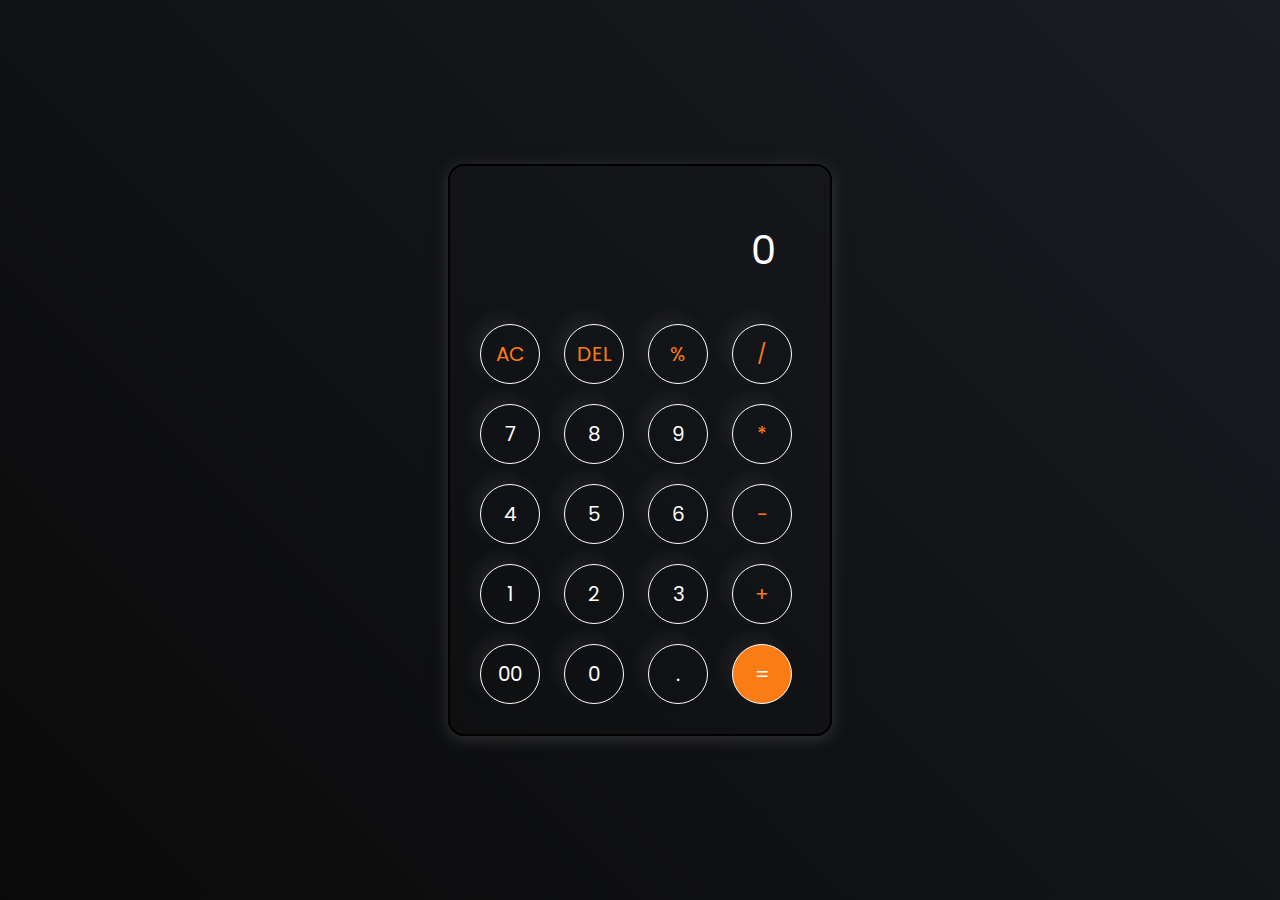
<file: Calculator/index.html>
<!DOCTYPE html>
<html lang="en">
  <head>
    <meta charset="UTF-8" />
    <meta http-equiv="X-UA-Compatible" content="IE=edge" />
    <meta name="viewport" content="width=device-width, initial-scale=1.0" />
    <link rel="stylesheet" href="style.css" />
    <title>Calculator</title>
  </head>
  <body>
    <div class="container">
      <div class="calculator">
        <input type="text" id="inputBox" placeholder="0" />
        <div>
          <button class="button operator">AC</button>
          <button class="button operator">DEL</button>
          <button class="button operator">%</button>
          <button class="button operator">/</button>
        </div>
        <div>
          <button class="button">7</button>
          <button class="button">8</button>
          <button class="button">9</button>
          <button class="button operator">*</button>
        </div>
        <div>
          <button class="button">4</button>
          <button class="button">5</button>
          <button class="button">6</button>
          <button class="button operator">-</button>
        </div>
        <div>
          <button class="button">1</button>
          <button class="button">2</button>
          <button class="button">3</button>
          <button class="button operator">+</button>
        </div>

        <div>
          <button class="button">00</button>
          <button class="button">0</button>
          <button class="button">.</button>
          <button class="button equalBtn">=</button>
        </div>
      </div>
    </div>

    <script src="script.js"></script>
  </body>
</html>
</file>
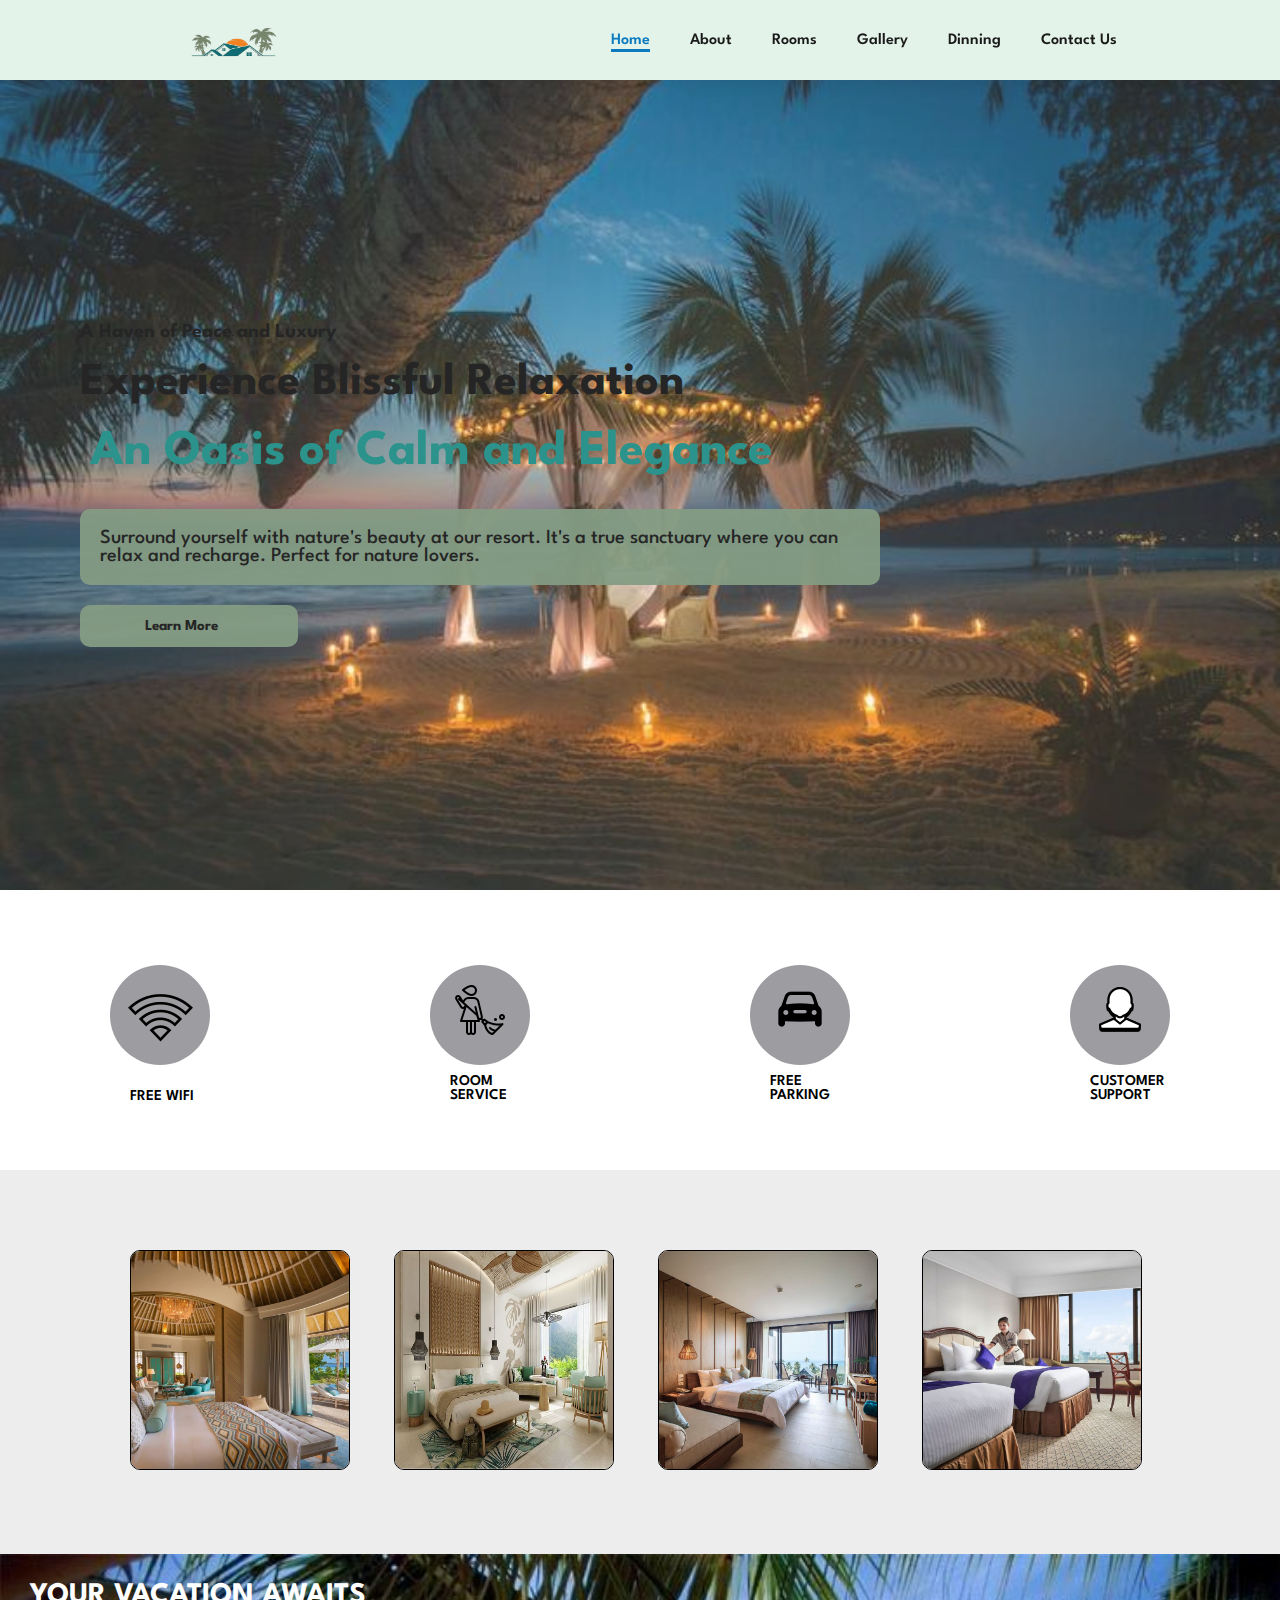
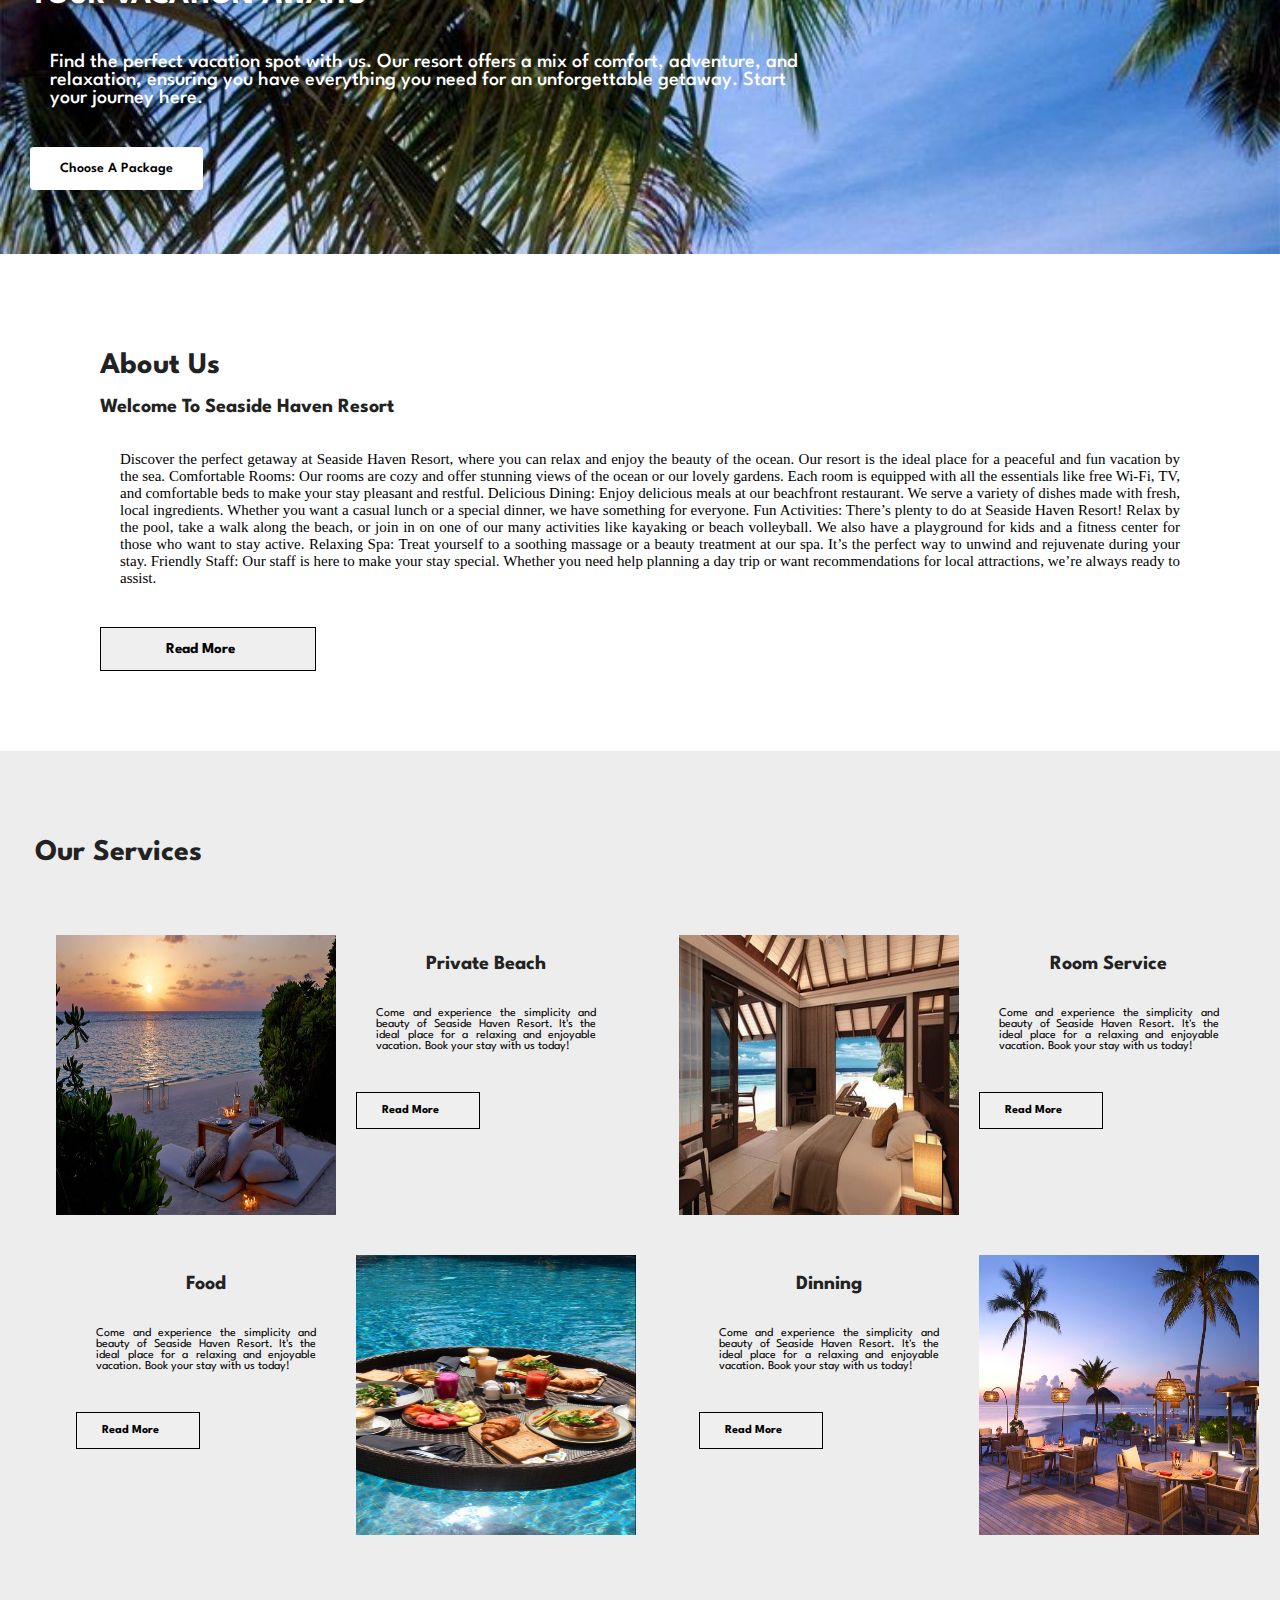
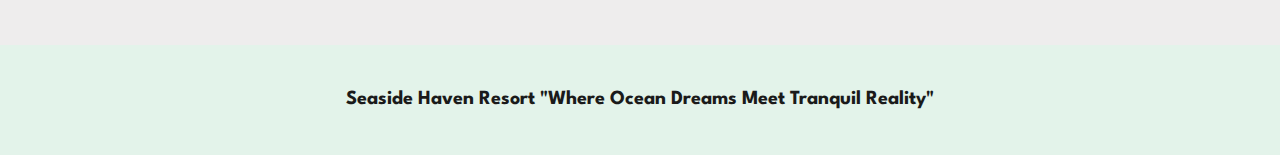
<file: Landing_Page/index.html>
<!DOCTYPE html>
<html lang="en">
<head>
    <meta charset="UTF-8">
    <meta http-equiv="X-UA-Compatible" content="IE=edge">
    <meta name="viewport" content="width=device-width, initial-scale=1.0">
    <title>Landing Page</title>
    <link rel="stylesheet" href="style.css">
</head>
<body>
    
    <section id="header">
        <a href="#"><img src="img/logo1.png" class="logo" alt=""></a>

        <div>
            <ul id="navbar">
                <li><a class="active" href="index.html">Home</a></li>
                <li><a href="#">About</a></li>
                <li><a href="#">Rooms</a></li>
                <li><a href="#">Gallery</li>
                <li><a href="#">Dinning</li>
                <li><a href="#">Contact Us</a></li>
            </ul>
        </div>
    </section>

    <section id="image">
        <h4>A Haven of Peace and Luxury</h4>
        <h2>Experience Blissful Relaxation</h2>
        <h1>An Oasis of Calm and Elegance</h1>
        <p>Surround yourself with nature's beauty at our resort. It's a true sanctuary where you can relax and recharge. Perfect for nature lovers.</p>
        <button>Learn More</button>
    </section>

    <section id="services">
        <div class="se-box">
            <img src="img/wifi.png" alt="">
            <p>FREE WIFI</p>
        </div>
        <div class="se-box">
            <img src="img/roomservice.png" alt="">
            <p>ROOM SERVICE</p>
        </div>
        <div class="se-box">
            <img src="img/car.png" alt="">
            <p>FREE PARKING</p>
        </div>
        <div class="se-box">
            <img src="img/customer.png" alt="">
            <p>CUSTOMER SUPPORT</p>
        </div>
    </section>

    <section id="roomimg">
        <div id="forpad">
            <img src="img/img4.jpg" alt="">
            <img src="img/img5.jpg" alt="">
            <img src="img/img6.jpg" alt="">
            <img src="img/img7.jpg" alt="">
        </div>
        <div id="banner">
            <h3>YOUR VACATION AWAITS</h3>
            <P>Find the perfect vacation spot with us. Our resort offers a mix of comfort, adventure, and relaxation, ensuring you have everything you need for an unforgettable getaway. Start your journey here.</P>
            <button class="normal">Choose A Package</button>
        </div>
    </section>

    <section id="aboutus">
        <h3>About Us</h3>
        <h4>Welcome To Seaside Haven Resort</h4>
        <p>Discover the perfect getaway at Seaside Haven Resort, where you can relax and enjoy the beauty of the ocean. Our resort is the ideal place for a peaceful and fun vacation by the sea.
            Comfortable Rooms:
            Our rooms are cozy and offer stunning views of the ocean or our lovely gardens. Each room is equipped with all the essentials like free Wi-Fi, TV, and comfortable beds to make your stay pleasant and restful. 
            Delicious Dining:
            Enjoy delicious meals at our beachfront restaurant. We serve a variety of dishes made with fresh, local ingredients. Whether you want a casual lunch or a special dinner, we have something for everyone.  
            Fun Activities:
            There’s plenty to do at Seaside Haven Resort! Relax by the pool, take a walk along the beach, or join in on one of our many activities like kayaking or beach volleyball. We also have a playground for kids and a fitness center for those who want to stay active.
            Relaxing Spa:
            Treat yourself to a soothing massage or a beauty treatment at our spa. It’s the perfect way to unwind and rejuvenate during your stay.
            Friendly Staff:
            Our staff is here to make your stay special. Whether you need help planning a day trip or want recommendations for local attractions, we’re always ready to assist.</p>
            <button>Read More</button>
    </section>

    <section id="ourservices">
        <h3>Our Services</h3>
        <div id="disbox">
            <div class="serv">
                <img src="img/service4.jpg" alt="">
                <div class="servdetail">
                    <h4>Private Beach</h4>
                    <p>Come and experience the simplicity and beauty of Seaside Haven Resort. It's the ideal place for a relaxing and enjoyable vacation. Book your stay with us today!</p>
                    <button>Read More</button>
                </div>
            </div>
            <div class="serv">
                <img src="img/service1.jpg" alt="">
                <div class="servdetail">
                    <h4>Room Service</h4>
                    <p>Come and experience the simplicity and beauty of Seaside Haven Resort. It's the ideal place for a relaxing and enjoyable vacation. Book your stay with us today!</p>
                    <button>Read More</button>
                </div>
            </div>
            <div class="serv">
                <div class="servdetail">
                    <h4>Food</h4>
                    <p>Come and experience the simplicity and beauty of Seaside Haven Resort. It's the ideal place for a relaxing and enjoyable vacation. Book your stay with us today!</p>
                    <button>Read More</button>
                </div>
                <img src="img/service3.jpg" alt="">
            </div>
            <div class="serv">
                <div class="servdetail">
                    <h4>Dinning</h4>
                    <p>Come and experience the simplicity and beauty of Seaside Haven Resort. It's the ideal place for a relaxing and enjoyable vacation. Book your stay with us today!</p>
                    <button>Read More</button>
                </div>
                <img src="img/service5.jpg" alt="">
            </div>
        </div>
    </section>

    <section id="footer">
        <div>
            <h4>Seaside Haven Resort "Where Ocean Dreams Meet Tranquil Reality"</h4>
        </div>
    </section>
    
</body>
</html>
</file>
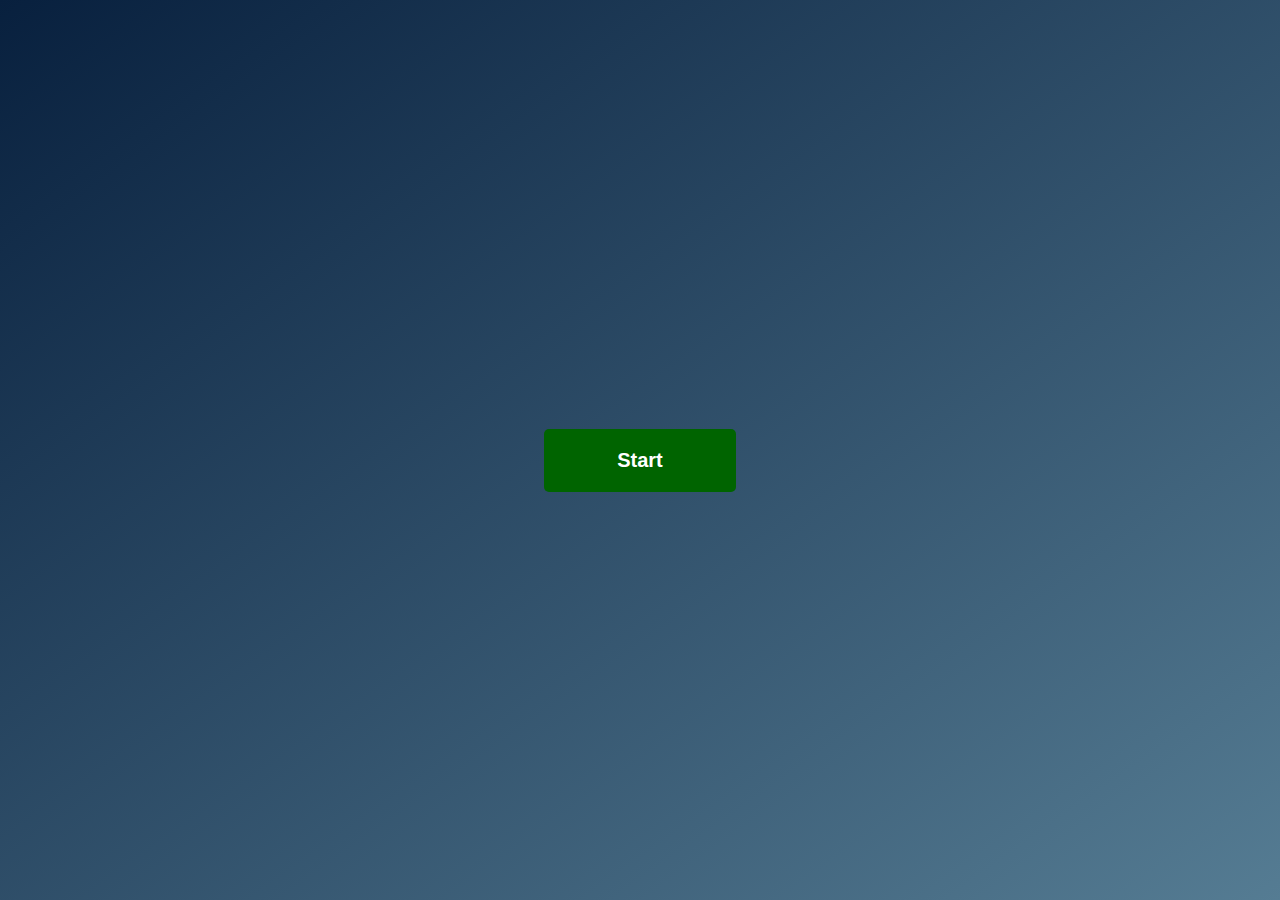
<file: Quiz App/index.html>
<!DOCTYPE html>
<html lang="en">
<head>
    <meta charset="UTF-8">
    <meta http-equiv="X-UA-Compatible" content="IE=edge">
    <meta name="viewport" content="width=device-width, initial-scale=1.0">
    <link rel="stylesheet" href="style.css">
    <title>Quiz App using JavaScript</title>
</head>
<body>
    <div class="alert">Alert</div>
    <div class="btn startBtn">Start</div>
    <div class="container">
        <h1>Let's play a Quiz Game</h1>
        <div class="question"></div>
        <div class="choices"></div>
        <button class="btn nextBtn">Next</button>
        <div class="scoreCard"></div>
        <div class="timer"></div>
    </div>

    <script src="script.js"></script>
</body>
</html>
</file>
<file: Calculator/style.css>
@import url('https://fonts.googleapis.com/css2?family=Poppins:wght@500&display=swap');

*{
    margin: 0;
    padding: 0;
    box-sizing: border-box;
    font-family: 'Poppins', sans-serif;
}

body{
    width: 100%;
    height: 100vh;
    display: flex;
    justify-content: center;
    align-items: center;
    background: linear-gradient(45deg, #0a0a0a, #191c22);
}

.calculator{
    border: 2px solid #000000;
    padding: 20px;
    border-radius: 16px;
    background: transparent;
    box-shadow: 0px 3px 15px rgba(86, 87, 90, 0.5);

}

input{
    width: 320px;
    border: none;
    padding: 24px;
    margin: 10px;
    background: transparent;
    box-shadow: 0px 3px 15px rgbs(84, 84, 84, 0.1);
    font-size: 40px;
    text-align: right;
    cursor: pointer;
    color: #ffffff;
}

input::placeholder{
    color: #ffffff;
}

button{
    border: none;
    width: 60px;
    height: 60px;
    margin: 10px;
    border: 1px solid white;
    border-radius: 50%;
    background: transparent;
    color: #ffffff;
    font-size: 20px;
    box-shadow: -8px -8px 15px rgba(145, 143, 143, 0.1);
    cursor: pointer;
}

.equalBtn{
    background-color: #fb7c14;
}

.operator{
    color: #fb7c14;
}
</file>
<file: Landing_Page/style.css>
@import url("https://fonts.googleapis.com/css2?family=Spartan:wght@100;200;300;400;500;600;700;800;900&display=swap");
* {
  margin: 0;
  padding: 0;
  box-sizing: border-box;
  font-family: "Spartan", sans-serif;
  justify-content: space-around;
}

html {
  scroll-behavior: smooth;
}

/* Global Styles */

h1 {
  font-size: 50px;
  line-height: 64px;
  color: #222;
}

h2 {
  font-size: 46px;
  line-height: 54px;
  color: #222;
}
h3{
  font-size: 30px;
  line-height: 44px;
  color: #222;
}

h4 {
  font-size: 20px;
  color: #222;
}

h6 {
  font-weight: 700;
  font-size: 12px;
}

p {
  font-size: 10px;
  color: #000000;
  margin: 15px 0 20px 0;
  padding: 20px;
}

.section-p1 {
  padding: 40px 80px;
}

.section-m1 {
  margin: 40px 0;
}

body {
  width: 100%;
}

button.normal{
  font-size: 14px;
  font-weight: 600;
  padding: 15px 30px;
  color: black;
  background-color: white;
  border-radius: 4px;
  cursor: pointer;
  border: none;
  outline: none;
  transition: 0.2s;
}

button.white{
  font-size: 13px;
  font-weight: 600;
  padding: 11px 18px;
  color: rgb(255, 255, 255);
  background-color: transparent;
  cursor: pointer;
  border: 1px solid white;
  outline: none;
  transition: 0.2s;
}
  
  /* Header Start */
  
#header{
  height: 80px;
  width: 100%;
  display: flex;
  align-items: center;
  justify-content: space-around;
  padding: 10px 10px;
  background: #e3f3ea;
  box-shadow: 0 5px 15px rgba(0, 0, 0, 0.06);
  z-index: 999;
  position: sticky;
  top: 0;
  left: 0;

}

#header img{
  width: 180px;
  height: 180px;
  padding-top: 20px;
}

#navbar{
  display: flex;
  align-items: center;
  justify-content: center;
}

#navbar li{
  list-style: none;
  padding: 0 20px;
  position: relative;
}

#navbar li a{
  text-decoration: none;
  font-size: 16px;
  font-weight: 600;
  color: #1a1a1a;
  transition: 0.3s ease;
}

#navbar li a:hover,
#navbar li a.active{
  color: #0b7abf;
}

#navbar li a.active::after,
#navbar li a:hover::after{
  content: "";
  width: 50%;
  height: 3px;
  background: #0b7abf;
  position: absolute;
  bottom: -4px;
  left: 20px;
}

#image{
  background-image: url("img/img8.jpg");
  background-color: transparent;
  opacity: 0.85;
  height: 90vh;
  width: 100%;
  background-size: cover;
  background-position: top 25% right 0;
  padding: 0 80px;
  display: flex;
  flex-direction: column;
  align-items: flex-start;
  justify-content: center;
  animation: change 20s infinite ease-in;
}
@keyframes change {
  0%
  {
    background-image: url("img/img8.jpg");
  }
  20%
  {
    background-image: url("img/img9.jpg");
  }
  40%
  {
    background-image: url("img/mer\ et\ hamac___.jpg");
  }
  60%
  {
    background-image: url("img/service4.jpg");
  }
}
#image h4{
  padding-bottom: 15px;
  color: #000000;
}
#image h2{
  color: #000000;
}
#image h1{
  color:#088178;
  padding: 10px;
}
#image button{
  background-color: rgba(112, 139, 111, 0.94);
  color: #000000;
  border: 0;
  border-radius: 10px;
  padding: 14px 80px 14px 65px;
  background-repeat: no-repeat;
  cursor: pointer;
  font-weight: 700;
  font-size: 15px;
}
#image button:hover{
  background-color: #171717cd;
  color: white;
}
#image p {
  width: 800px;
  background-color: rgba(112, 139, 111, 0.94);
  font-size: 20px;
  font-weight: 500;
  border-radius: 10px;
  color: #000000;
  margin: 15px 0 20px 0;
  padding: 20px;
}
#image p:hover{
  background-color: #088178;
  color: white;
}

#services{
  width: 100%;
  height: 200px;
  align-items: center;
  justify-content: space-around;
  display: flex;
  margin-bottom: 80px;
  text-align: center;
}

#services div{
  background-color: rgb(157, 157, 161);
  width: 100px;
  height: 100px;
  border-radius: 50%;
  text-align: center;
  margin-top: 50px;
}
#services div img{
  padding-top: 20px;
}

#services div p{
  width: 130px;
  font-size: 15px;
  font-weight: 600;
  text-align: start;
}

#roomimg{
  width: 100%;
  padding-top: 80px;
  background-color: rgb(238, 237, 237);
}

#forpad{
  padding-left: 110px;
  align-items: center;
}

#forpad img:hover{
  box-shadow: 10px 10px 54px rgba(0, 0, 0, 0.8);
}

#roomimg img{
  width: 220px;
  height: 220px;
  margin: 0 20px 0 20px;
  border-radius: 10px;
  border: 1px solid #000000;
}
#banner{
  width: 100%;
  height: 300px;
  background-image: url("img/banner2.jpg");
  background-size: cover;
  background-repeat: no-repeat;
  margin-top: 80px;
  margin-bottom: 90px;
  padding-top: 20px;
  padding-left: 30px;
}
#banner h3{
  color: white;
}

#banner button:hover{
  background-color: #161818;
  color: white;
}

#banner p{
  font-size: 20px;
  font-weight: 500;
  width: 800px;
  color: white;
}

#aboutus{
  padding-left: 100px;
  padding-right: 100px;
  padding-bottom: 80px;
}
#aboutus h4{
  padding-top: 10px;
}
#aboutus p{
  width: 1100px;
  font-size: 15px;
  font-weight: 500;
  text-align: justify;
  font-family: Georgia, 'Times New Roman', Times, serif;
}
#aboutus button{
  color: #000000;
  border: 1px solid #000000;
  padding: 14px 80px 14px 65px;
  background-repeat: no-repeat;
  cursor: pointer;
  font-weight: 700;
  font-size: 15px;
}
#aboutus button:hover{
  background-color: #000000;
  color: white;
}
#ourservices{
  padding-top: 80px;
  padding-bottom: 80px;
  padding-left: 35px;
  background-color: rgb(238, 237, 237);
}
#disbox{
  display: flex;
  flex-wrap: wrap;
  padding-top: 50px;
}
.serv {
  display: flex;
  padding: 10px;
}
.serv img{
  width: 280px;
  height: 280px;
}
.serv img:hover{
  box-shadow: 10px 10px 54px rgb(86, 128, 176);
}
.servdetail{
  width: 300px;
  height: 300px;
  text-align: justify;
  padding: 20px;
}
.servdetail h4{
  text-align: center;
}
.servdetail p{
  font-size: 12px;
}
.servdetail button{
  color: #000000;
  border: 1px solid #000000;
  padding: 12px 40px 12px 25px;
  background-repeat: no-repeat;
  cursor: pointer;
  font-weight: 700;
  font-size: 12px;
}
.servdetail button:hover{
  background-color: #000000;
  color: white;
}

#footer{
  width: 100%;
  padding: 30px 0 30px 0;
  background-color: #e3f3ea;
}
#footer div{
  width: 100%;
  height: 50px;
  text-align: center;
  padding: 15px;
  background-color: #e3f3ea;
}
#footer h4{
  color: rgb(26, 26, 26);
}
#footer h4:hover{
  color: #0b7abf;
}
</file>
<file: Quiz App/style.css>
* {
    margin: 0;
    padding: 0;
    box-sizing: border-box;
    font-family: Verdana, Geneva, Tahoma, sans-serif;
}

body {
    width: 100%;
    height: 100vh;
    background: linear-gradient(to right bottom, #08203e, #557c93);
    color: #fff;
    display: grid;
    place-items: center;
}

.container {
    width: 80%;
    max-width: 850px;
    padding: 30px;
    text-align: center;
    display: none;
}

.container h1 {
    font-size: 36px;
    margin-bottom: 40px;
    text-decoration: underline;
    text-underline-offset: 8px;
}

.container .question {
    font-size: 26px;
    margin-top: 20px;
}

.container .choices {
    margin-top: 20px;
}

.choice {
    font-size: 20px;
    background-color: #eee;
    color: #000;
    margin: 10px auto;
    padding: 10px;
    border-radius: 5px;
    text-align: left;
    width: 60%;
    cursor: pointer;
    opacity: 0;
    transform: translateY(50%);
    animation: fade-in 0.5s ease forwards;
}

.choice:hover{
    background-color: #ddd;
}

.choice.selected{
    background-color: #007bff;
    color: #fff;
}

.btn{
    width: 60%;
    font-size: 20px;
    font-weight: 600;
    padding: 12px 20px;
    margin: 20px auto 0 auto;
    background-color: #006400;
    color: #fff;
    border: none;
    border-radius: 5px;
    cursor: pointer;
}

.btn:hover{
    background-color: #08780c;
}

.scoreCard{
    font-size: 24px;
    margin-top: 20px;
}

.alert{
    background-color: #5d9b63;
    border-radius: 5px;
    width: 100%;
    padding: 12px;
    position: absolute;
    top: 0;
    display: none;
}

.startBtn{
    width: 15%;
    padding-block: 20px;
    text-align: center;
}

.timer{
    position: absolute;
    top: 20px;
    right: 20px;
    width: 72px;
    height: 72px;
    border-radius: 50%;
    background-color: #08203e;
    border: 2px solid #f00;
    font-size: 24px;
    font-weight: 600;
    padding: 12px;
    display: flex;
    justify-content: center;
    align-items: center;
    animation: pulse 1s ease-in-out infinite;
}

/* Adding Animation to Timer */
@keyframes pulse{
    0%{
        transform: scale(1);
    }
    50%{
        transform: scale(1.2);
    }
    100%{
        transform: scale(1);
    }
}

/* Adding Animation to choices */
@keyframes fade-in{
    0%{
        opacity: 0;
        transform: translateY(50%);
    }
    100%{
        opacity: 1;
        transform: translateY(0);
    }
}

@media screen and (max-width:900px){
    .container {
        width: 100%;
        margin-top: 50px;
    }
    .container h1{
        font-size: 24px;
    }
    .container .question{
        font-size: 22px;
    }

    .timer{
        width: 50px;
        height: 50px;
        font-size: 20px;
    }

    .startBtn{
        width: 50%;
    }
}
</file>
